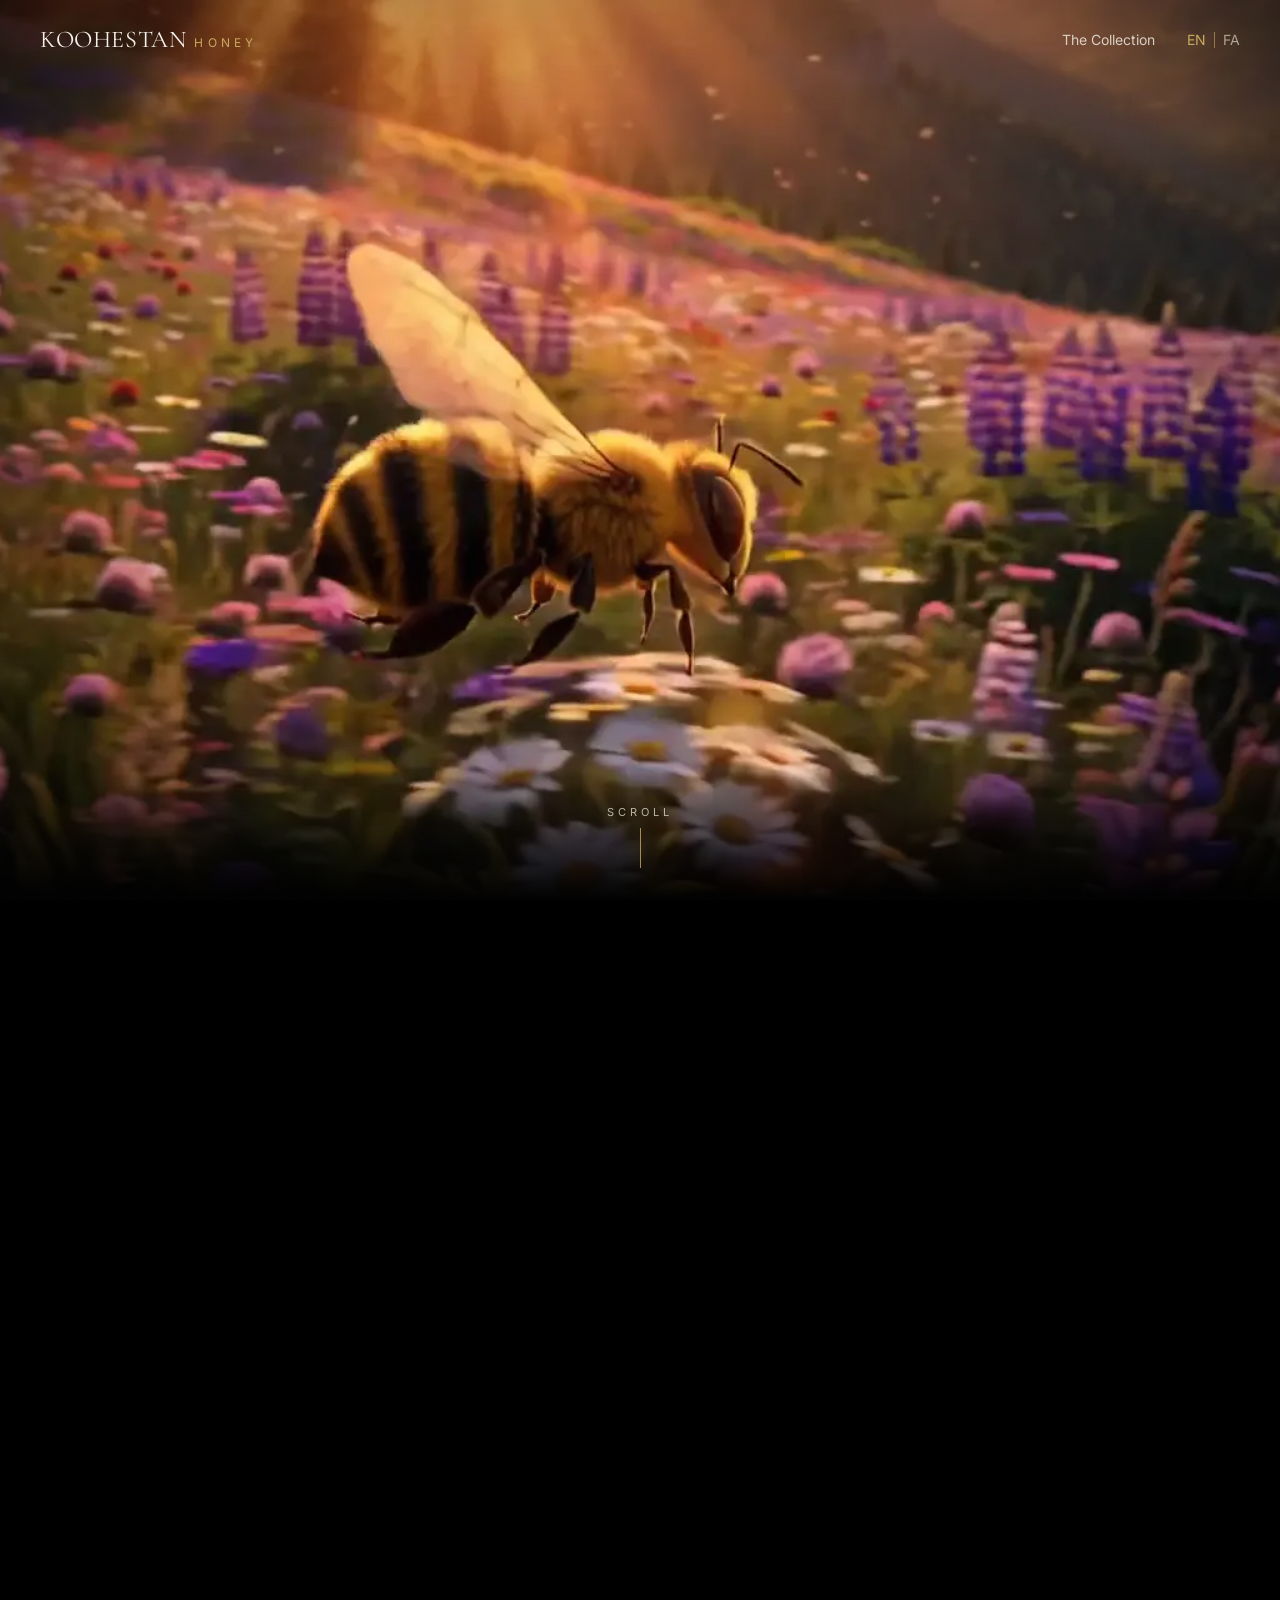
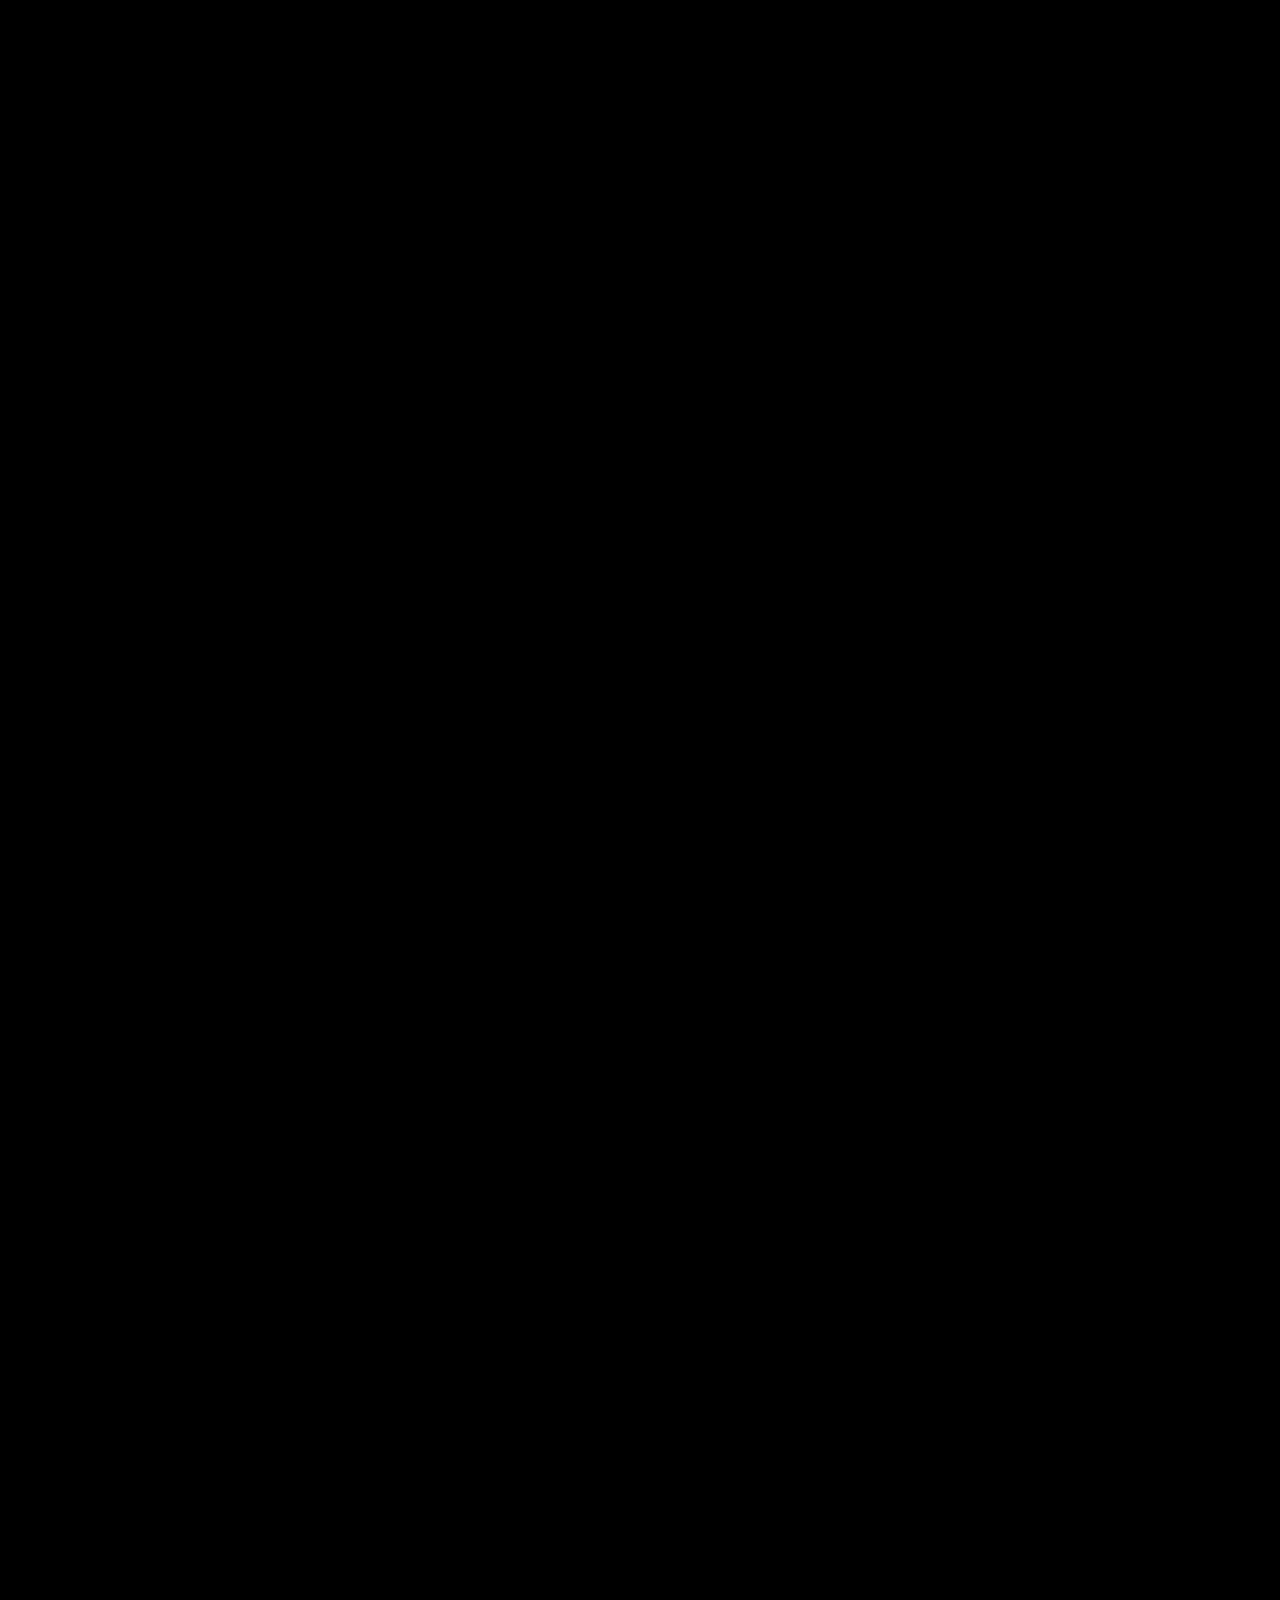
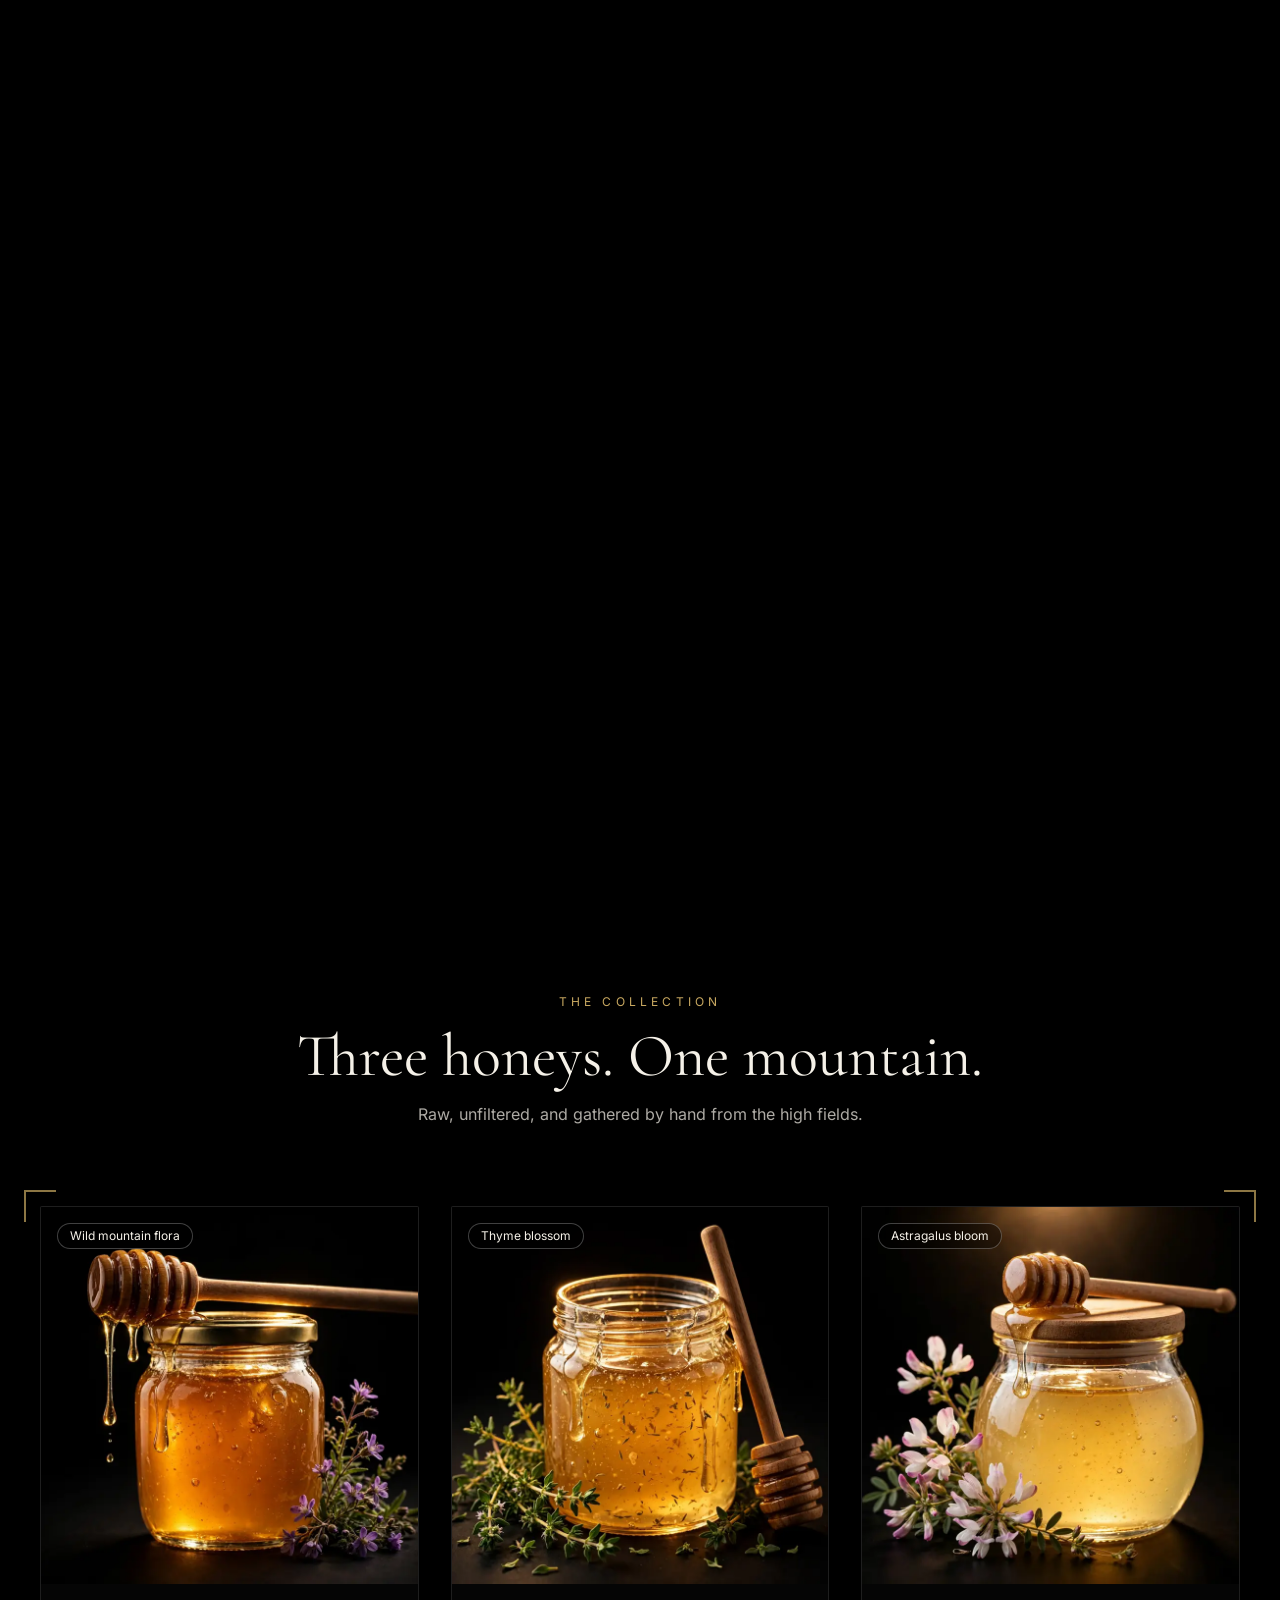
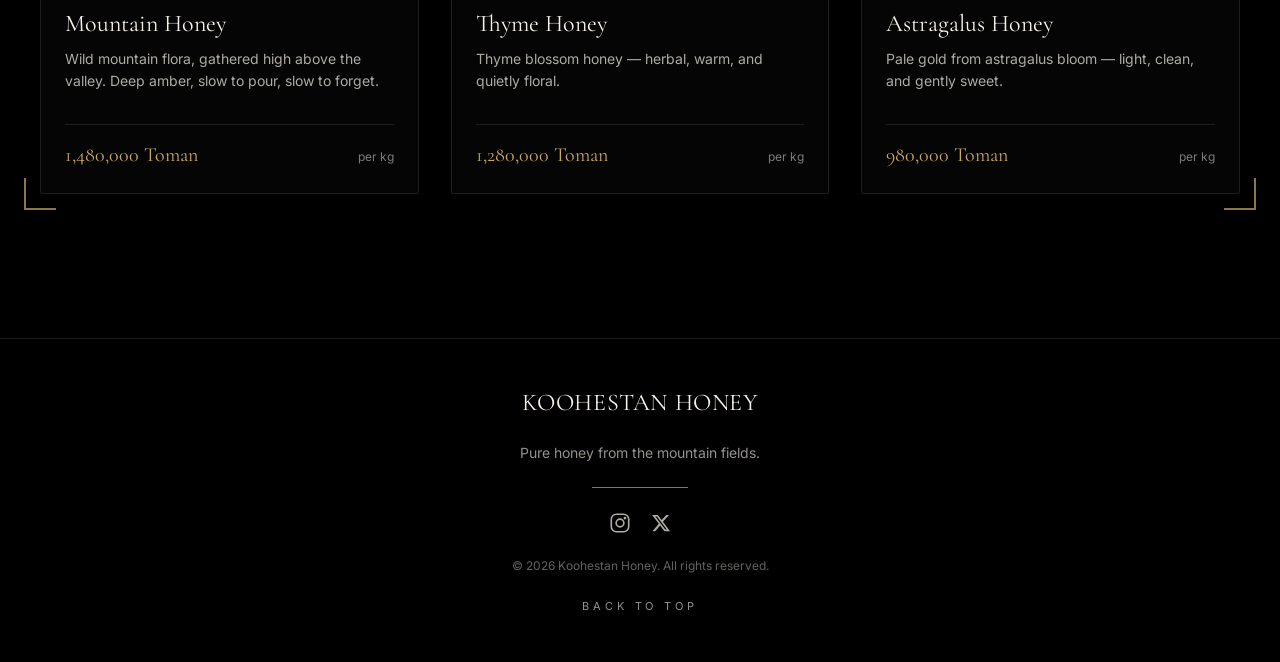
<file: index.html>
<!DOCTYPE html><html lang="en" dir="ltr" class="__variable_814cae __variable_14c035 __variable_8d1dee"><head><meta charSet="utf-8"/><meta name="viewport" content="width=device-width, initial-scale=1"/><link rel="preload" href="/_next/static/media/15fb600d42056579-s.p.woff2" as="font" crossorigin="" type="font/woff2"/><link rel="preload" href="/_next/static/media/60758556a6a5eb6b-s.p.woff2" as="font" crossorigin="" type="font/woff2"/><link rel="preload" href="/_next/static/media/92f9a759eb15589b-s.p.woff2" as="font" crossorigin="" type="font/woff2"/><link rel="preload" href="/_next/static/media/e03d93e818236bd0-s.p.woff2" as="font" crossorigin="" type="font/woff2"/><link rel="preload" href="/_next/static/media/e7335df905f94bb1-s.p.woff2" as="font" crossorigin="" type="font/woff2"/><link rel="preload" href="/_next/static/media/ef6d3f52c547a6e3-s.p.woff2" as="font" crossorigin="" type="font/woff2"/><link rel="preload" href="/_next/static/media/f37c006309a80d1e-s.p.woff2" as="font" crossorigin="" type="font/woff2"/><link rel="stylesheet" href="/_next/static/css/6da906ae5a0c73b1.css" data-precedence="next"/><link rel="preload" as="script" fetchPriority="low" href="/_next/static/chunks/webpack-ef4e626bb177076d.js"/><script src="/_next/static/chunks/fd9d1056-1f1f859026f5f0fa.js" async=""></script><script src="/_next/static/chunks/117-93de0183f63af83e.js" async=""></script><script src="/_next/static/chunks/main-app-6a9bdb4627887c2e.js" async=""></script><script src="/_next/static/chunks/c15bf2b0-ec9357973be8b95d.js" async=""></script><script src="/_next/static/chunks/370-17b23561102c7ef3.js" async=""></script><script src="/_next/static/chunks/app/page-d24b06e0b5fb95f8.js" async=""></script><script src="/_next/static/chunks/app/layout-659c83c06924665a.js" async=""></script><title>KOOHESTAN HONEY — عسل کوهستان</title><meta name="description" content="Pure honey from the mountain fields. A bee flies to the finest flowers and brings the nectar home — that honey is our product."/><meta name="next-size-adjust"/><script>(function(){try{var l=localStorage.getItem('koohestan-lang:v1');if(l==='fa'){document.documentElement.lang='fa';document.documentElement.dir='rtl';}}catch(e){}})();</script><script src="/_next/static/chunks/polyfills-42372ed130431b0a.js" noModule=""></script></head><body class="bg-black font-sans text-cream"><header class="fixed inset-x-0 top-0 z-50 transition-all duration-700 ease-out border-b border-transparent bg-transparent"><div class="mx-auto flex h-16 max-w-7xl items-center justify-between px-5 mix-blend-difference md:h-20 md:px-10"><a href="#top" class="flex items-baseline gap-2 text-cream" aria-label="Koohestan Honey — back to top"><span class="font-serif text-xl tracking-wide md:text-2xl ">KOOHESTAN</span><span class="smallcaps font-sans text-[10px] text-gold md:text-xs">HONEY</span></a><nav class="flex items-center gap-5 md:gap-8" aria-label="Main"><a href="#collection" class="text-sm text-cream/80 transition-colors duration-300 hover:text-gold ">The Collection</a><div class="flex items-center gap-2 text-sm" role="group" aria-label="Language"><button type="button" aria-pressed="true" class="transition-colors duration-300 text-gold">EN</button><span class="h-4 w-px bg-gold/60" aria-hidden="true"></span><button type="button" aria-pressed="false" class="transition-colors duration-300 text-cream/60 hover:text-cream">FA</button></div></nav></div></header><main id="top"><section class="relative h-[450vh] bg-black" aria-label="Koohestan Honey film"><div class="sticky top-0 h-screen w-full overflow-hidden"><video class="absolute inset-0 h-full w-full object-cover" src="/hero-scrub.mp4" poster="/hero-poster.webp" muted="" playsInline="" preload="auto" aria-label="Cinematic film: honey dripping from a dipper into a jar"></video><div class="pointer-events-none absolute inset-0" style="background:radial-gradient(ellipse at center, transparent 55%, rgba(0,0,0,0.55) 100%)" aria-hidden="true"></div><div class="pointer-events-none absolute inset-x-0 bottom-0 h-32 bg-gradient-to-t from-black to-transparent" aria-hidden="true"></div><div class="pointer-events-none absolute inset-0 flex flex-col items-center justify-center px-6 text-center opacity-0" style="visibility:hidden"><h2 class="font-serif text-4xl leading-tight text-cream drop-shadow-[0_2px_12px_rgba(0,0,0,0.8)] md:text-6xl ">From the mountain fields.</h2><p class="mt-4 max-w-xl text-base text-cream/80 drop-shadow-[0_2px_8px_rgba(0,0,0,0.8)] md:text-lg ">A bee leaves the hive at first light.</p></div><div class="pointer-events-none absolute inset-0 flex flex-col items-center justify-center px-6 text-center opacity-0" style="visibility:hidden"><h2 class="font-serif text-4xl leading-tight text-cream drop-shadow-[0_2px_12px_rgba(0,0,0,0.8)] md:text-6xl ">Fed on the finest flowers.</h2><p class="mt-4 max-w-xl text-base text-cream/80 drop-shadow-[0_2px_8px_rgba(0,0,0,0.8)] md:text-lg ">Thyme, astragalus, wild mountain bloom.</p></div><div class="pointer-events-none absolute inset-0 flex flex-col items-center justify-center px-6 text-center opacity-0" style="visibility:hidden"><h2 class="font-serif text-4xl leading-tight text-cream drop-shadow-[0_2px_12px_rgba(0,0,0,0.8)] md:text-6xl ">Brought home. Made into gold.</h2><p class="mt-4 max-w-xl text-base text-cream/80 drop-shadow-[0_2px_8px_rgba(0,0,0,0.8)] md:text-lg ">Nectar, carried home one flight at a time.</p></div><div class="pointer-events-none absolute inset-0 flex flex-col items-center justify-center px-6 text-center opacity-0" style="visibility:hidden"><h2 class="font-serif text-4xl leading-tight text-cream drop-shadow-[0_2px_12px_rgba(0,0,0,0.8)] md:text-6xl ">KOOHESTAN HONEY</h2><p class="mt-4 max-w-xl text-base text-cream/80 drop-shadow-[0_2px_8px_rgba(0,0,0,0.8)] md:text-lg ">Pour. Wait. Breathe.</p></div><div class="pointer-events-none absolute inset-x-0 bottom-8 flex flex-col items-center gap-2"><span class="smallcaps text-[11px] text-cream/70 ">Scroll</span><span class="block h-10 w-px animate-pulse bg-gold/80" aria-hidden="true"></span></div></div></section><!--$--><section id="collection" class="relative mx-auto max-w-7xl scroll-mt-20 px-5 py-24 md:px-10 md:py-36" aria-labelledby="collection-title"><div class="mb-14 text-center md:mb-20"><p class="smallcaps text-xs text-gold">The Collection</p><h2 id="collection-title" class="mt-4 font-serif text-4xl leading-tight text-cream md:text-6xl ">Three honeys. One mountain.</h2><p class="mx-auto mt-4 max-w-xl text-base text-cream/70 ">Raw, unfiltered, and gathered by hand from the high fields.</p></div><div class="relative"><span class="pointer-events-none absolute -left-2 -top-2 h-8 w-8 border-l-2 border-t-2 border-gold/70 md:-left-4 md:-top-4" aria-hidden="true"></span><span class="pointer-events-none absolute -right-2 -top-2 h-8 w-8 border-r-2 border-t-2 border-gold/70 md:-right-4 md:-top-4" aria-hidden="true"></span><span class="pointer-events-none absolute -bottom-2 -left-2 h-8 w-8 border-b-2 border-l-2 border-gold/70 md:-bottom-4 md:-left-4" aria-hidden="true"></span><span class="pointer-events-none absolute -bottom-2 -right-2 h-8 w-8 border-b-2 border-r-2 border-gold/70 md:-bottom-4 md:-right-4" aria-hidden="true"></span><div class="grid gap-6 md:grid-cols-3 md:gap-8"><article class="group overflow-hidden rounded-sm border border-white/10 bg-white/[0.02] transition-[border-color,box-shadow] duration-700 ease-out hover:border-gold/60 hover:shadow-[0_0_50px_rgba(201,169,97,0.22)]" tabindex="0"><div class="relative aspect-square w-full overflow-hidden bg-black"><img alt="Glass jar of mountain honey with a wooden dipper" loading="lazy" width="800" height="800" decoding="async" data-nimg="1" class="h-full w-full object-cover transition-transform duration-700 ease-out group-hover:scale-[1.03]" style="color:transparent" src="/products/mountain.webp"/><span class="absolute start-4 top-4 rounded-full border border-white/25 bg-black/40 px-3 py-1 text-xs text-cream backdrop-blur-md ">Wild mountain flora</span></div><div class="p-6"><h3 class="font-serif text-2xl text-cream ">Mountain Honey</h3><p class="mt-2 min-h-[3.5rem] text-sm leading-relaxed text-cream/70 ">Wild mountain flora, gathered high above the valley. Deep amber, slow to pour, slow to forget.</p><div class="mt-5 flex items-baseline justify-between border-t border-white/10 pt-4"><span class="font-serif text-xl text-gold ">1,480,000 Toman</span><span class="text-xs text-cream/50 ">per kg</span></div></div></article><article class="group overflow-hidden rounded-sm border border-white/10 bg-white/[0.02] transition-[border-color,box-shadow] duration-700 ease-out hover:border-gold/60 hover:shadow-[0_0_50px_rgba(201,169,97,0.22)]" tabindex="0"><div class="relative aspect-square w-full overflow-hidden bg-black"><img alt="Glass jar of thyme honey with a wooden dipper" loading="lazy" width="800" height="800" decoding="async" data-nimg="1" class="h-full w-full object-cover transition-transform duration-700 ease-out group-hover:scale-[1.03]" style="color:transparent" src="/products/thyme.webp"/><span class="absolute start-4 top-4 rounded-full border border-white/25 bg-black/40 px-3 py-1 text-xs text-cream backdrop-blur-md ">Thyme blossom</span></div><div class="p-6"><h3 class="font-serif text-2xl text-cream ">Thyme Honey</h3><p class="mt-2 min-h-[3.5rem] text-sm leading-relaxed text-cream/70 ">Thyme blossom honey — herbal, warm, and quietly floral.</p><div class="mt-5 flex items-baseline justify-between border-t border-white/10 pt-4"><span class="font-serif text-xl text-gold ">1,280,000 Toman</span><span class="text-xs text-cream/50 ">per kg</span></div></div></article><article class="group overflow-hidden rounded-sm border border-white/10 bg-white/[0.02] transition-[border-color,box-shadow] duration-700 ease-out hover:border-gold/60 hover:shadow-[0_0_50px_rgba(201,169,97,0.22)]" tabindex="0"><div class="relative aspect-square w-full overflow-hidden bg-black"><img alt="Glass jar of astragalus honey with a wooden dipper" loading="lazy" width="800" height="800" decoding="async" data-nimg="1" class="h-full w-full object-cover transition-transform duration-700 ease-out group-hover:scale-[1.03]" style="color:transparent" src="/products/astragalus.webp"/><span class="absolute start-4 top-4 rounded-full border border-white/25 bg-black/40 px-3 py-1 text-xs text-cream backdrop-blur-md ">Astragalus bloom</span></div><div class="p-6"><h3 class="font-serif text-2xl text-cream ">Astragalus Honey</h3><p class="mt-2 min-h-[3.5rem] text-sm leading-relaxed text-cream/70 ">Pale gold from astragalus bloom — light, clean, and gently sweet.</p><div class="mt-5 flex items-baseline justify-between border-t border-white/10 pt-4"><span class="font-serif text-xl text-gold ">980,000 Toman</span><span class="text-xs text-cream/50 ">per kg</span></div></div></article></div></div></section><!--/$--></main><footer class="border-t border-white/10 bg-black"><div class="mx-auto flex max-w-7xl flex-col items-center gap-6 px-5 py-12 text-center md:px-10"><p class="font-serif text-2xl tracking-wide text-cream ">KOOHESTAN HONEY</p><p class="text-sm text-cream/60 ">Pure honey from the mountain fields.</p><div class="h-px w-24 bg-gold/70" aria-hidden="true"></div><div class="flex items-center gap-5"><a href="https://www.instagram.com/" target="_blank" rel="noopener noreferrer" aria-label="Koohestan Honey on Instagram" class="text-cream/70 transition-colors duration-300 hover:text-gold"><svg width="22" height="22" viewBox="0 0 24 24" fill="none" stroke="currentColor" stroke-width="1.8" stroke-linecap="round" stroke-linejoin="round" aria-hidden="true"><rect x="2.5" y="2.5" width="19" height="19" rx="5.5"></rect><circle cx="12" cy="12" r="4.2"></circle><circle cx="17.4" cy="6.6" r="0.6" fill="currentColor"></circle></svg></a><a href="https://x.com/" target="_blank" rel="noopener noreferrer" aria-label="Koohestan Honey on X" class="text-cream/70 transition-colors duration-300 hover:text-gold"><svg width="20" height="20" viewBox="0 0 24 24" fill="currentColor" aria-hidden="true"><path d="M18.244 2.25h3.308l-7.227 8.26 8.502 11.24H16.17l-5.214-6.817L4.99 21.75H1.68l7.73-8.835L1.254 2.25H8.08l4.713 6.231zm-1.161 17.52h1.833L7.084 4.126H5.117z"></path></svg></a></div><p class="text-xs text-cream/40 ">© 2026 Koohestan Honey. All rights reserved.</p><a href="#top" class="smallcaps text-[11px] text-cream/60 transition-colors duration-300 hover:text-gold ">Back to top</a></div></footer><div class="pointer-events-none fixed left-0 top-0 z-[100] h-2 w-2 rounded-full bg-gold" aria-hidden="true"></div><div class="pointer-events-none fixed left-0 top-0 z-[100] h-8 w-8 rounded-full border border-gold/50 transition-[border-color] duration-300" aria-hidden="true"></div><div class="film-grain pointer-events-none fixed inset-0 z-[90] opacity-[0.04]" aria-hidden="true"></div><script src="/_next/static/chunks/webpack-ef4e626bb177076d.js" async=""></script><script>(self.__next_f=self.__next_f||[]).push([0]);self.__next_f.push([2,null])</script><script>self.__next_f.push([1,"1:HL[\"/_next/static/media/15fb600d42056579-s.p.woff2\",\"font\",{\"crossOrigin\":\"\",\"type\":\"font/woff2\"}]\n2:HL[\"/_next/static/media/60758556a6a5eb6b-s.p.woff2\",\"font\",{\"crossOrigin\":\"\",\"type\":\"font/woff2\"}]\n3:HL[\"/_next/static/media/92f9a759eb15589b-s.p.woff2\",\"font\",{\"crossOrigin\":\"\",\"type\":\"font/woff2\"}]\n4:HL[\"/_next/static/media/e03d93e818236bd0-s.p.woff2\",\"font\",{\"crossOrigin\":\"\",\"type\":\"font/woff2\"}]\n5:HL[\"/_next/static/media/e7335df905f94bb1-s.p.woff2\",\"font\",{\"crossOrigin\":\"\",\"type\":\"font/woff2\"}]\n6:HL[\"/_next/static/media/ef6d3f52c547a6e3-s.p.woff2\",\"font\",{\"crossOrigin\":\"\",\"type\":\"font/woff2\"}]\n7:HL[\"/_next/static/media/f37c006309a80d1e-s.p.woff2\",\"font\",{\"crossOrigin\":\"\",\"type\":\"font/woff2\"}]\n8:HL[\"/_next/static/css/6da906ae5a0c73b1.css\",\"style\"]\n"])</script><script>self.__next_f.push([1,"9:I[2846,[],\"\"]\nb:I[2611,[\"922\",\"static/chunks/c15bf2b0-ec9357973be8b95d.js\",\"370\",\"static/chunks/370-17b23561102c7ef3.js\",\"931\",\"static/chunks/app/page-d24b06e0b5fb95f8.js\"],\"default\"]\nc:I[2371,[\"922\",\"static/chunks/c15bf2b0-ec9357973be8b95d.js\",\"370\",\"static/chunks/370-17b23561102c7ef3.js\",\"931\",\"static/chunks/app/page-d24b06e0b5fb95f8.js\"],\"default\"]\nd:\"$Sreact.suspense\"\ne:I[49,[\"922\",\"static/chunks/c15bf2b0-ec9357973be8b95d.js\",\"370\",\"static/chunks/370-17b23561102c7ef3.js\",\"931\",\"static/chunks/app/page-d24b06e0b5fb95f8.js\"],\"PreloadCss\"]\nf:I[7005,[\"922\",\"static/chunks/c15bf2b0-ec9357973be8b95d.js\",\"370\",\"static/chunks/370-17b23561102c7ef3.js\",\"931\",\"static/chunks/app/page-d24b06e0b5fb95f8.js\"],\"default\"]\n10:I[8349,[\"922\",\"static/chunks/c15bf2b0-ec9357973be8b95d.js\",\"370\",\"static/chunks/370-17b23561102c7ef3.js\",\"931\",\"static/chunks/app/page-d24b06e0b5fb95f8.js\"],\"default\"]\n11:I[2906,[\"185\",\"static/chunks/app/layout-659c83c06924665a.js\"],\"LangProvider\"]\n12:I[4707,[],\"\"]\n13:I[6423,[],\"\"]\n14:I[9640,[\"185\",\"static/chunks/app/layout-659c83c06924665a.js\"],\"default\"]\n16:I[1060,[],\"\"]\n17:[]\n"])</script><script>self.__next_f.push([1,"0:[\"$\",\"$L9\",null,{\"buildId\":\"1S8pfFVF1BFjDzboL3HAK\",\"assetPrefix\":\"\",\"urlParts\":[\"\",\"\"],\"initialTree\":[\"\",{\"children\":[\"__PAGE__\",{}]},\"$undefined\",\"$undefined\",true],\"initialSeedData\":[\"\",{\"children\":[\"__PAGE__\",{},[[\"$La\",[[\"$\",\"$Lb\",null,{}],[\"$\",\"main\",null,{\"id\":\"top\",\"children\":[[\"$\",\"$Lc\",null,{}],[\"$\",\"$d\",null,{\"fallback\":[\"$\",\"div\",null,{\"className\":\"mx-auto max-w-7xl px-5 py-24 md:px-10 md:py-36\",\"aria-hidden\":\"true\",\"children\":[\"$\",\"div\",null,{\"className\":\"h-8 w-48 animate-pulse rounded bg-white/5 mx-auto\"}]}],\"children\":[[\"$\",\"$Le\",null,{\"moduleIds\":[\"app/page.tsx -\u003e ../components/Products\"]}],[\"$\",\"$Lf\",null,{}]]}]]}],[\"$\",\"$L10\",null,{}]],null],null],null]},[[[[\"$\",\"link\",\"0\",{\"rel\":\"stylesheet\",\"href\":\"/_next/static/css/6da906ae5a0c73b1.css\",\"precedence\":\"next\",\"crossOrigin\":\"$undefined\"}]],[\"$\",\"html\",null,{\"lang\":\"en\",\"dir\":\"ltr\",\"className\":\"__variable_814cae __variable_14c035 __variable_8d1dee\",\"suppressHydrationWarning\":true,\"children\":[[\"$\",\"head\",null,{\"children\":[\"$\",\"script\",null,{\"dangerouslySetInnerHTML\":{\"__html\":\"(function(){try{var l=localStorage.getItem('koohestan-lang:v1');if(l==='fa'){document.documentElement.lang='fa';document.documentElement.dir='rtl';}}catch(e){}})();\"}}]}],[\"$\",\"body\",null,{\"className\":\"bg-black font-sans text-cream\",\"children\":[\"$\",\"$L11\",null,{\"children\":[[\"$\",\"$L12\",null,{\"parallelRouterKey\":\"children\",\"segmentPath\":[\"children\"],\"error\":\"$undefined\",\"errorStyles\":\"$undefined\",\"errorScripts\":\"$undefined\",\"template\":[\"$\",\"$L13\",null,{}],\"templateStyles\":\"$undefined\",\"templateScripts\":\"$undefined\",\"notFound\":[[\"$\",\"title\",null,{\"children\":\"404: This page could not be found.\"}],[\"$\",\"div\",null,{\"style\":{\"fontFamily\":\"system-ui,\\\"Segoe UI\\\",Roboto,Helvetica,Arial,sans-serif,\\\"Apple Color Emoji\\\",\\\"Segoe UI Emoji\\\"\",\"height\":\"100vh\",\"textAlign\":\"center\",\"display\":\"flex\",\"flexDirection\":\"column\",\"alignItems\":\"center\",\"justifyContent\":\"center\"},\"children\":[\"$\",\"div\",null,{\"children\":[[\"$\",\"style\",null,{\"dangerouslySetInnerHTML\":{\"__html\":\"body{color:#000;background:#fff;margin:0}.next-error-h1{border-right:1px solid rgba(0,0,0,.3)}@media (prefers-color-scheme:dark){body{color:#fff;background:#000}.next-error-h1{border-right:1px solid rgba(255,255,255,.3)}}\"}}],[\"$\",\"h1\",null,{\"className\":\"next-error-h1\",\"style\":{\"display\":\"inline-block\",\"margin\":\"0 20px 0 0\",\"padding\":\"0 23px 0 0\",\"fontSize\":24,\"fontWeight\":500,\"verticalAlign\":\"top\",\"lineHeight\":\"49px\"},\"children\":\"404\"}],[\"$\",\"div\",null,{\"style\":{\"display\":\"inline-block\"},\"children\":[\"$\",\"h2\",null,{\"style\":{\"fontSize\":14,\"fontWeight\":400,\"lineHeight\":\"49px\",\"margin\":0},\"children\":\"This page could not be found.\"}]}]]}]}]],\"notFoundStyles\":[]}],[\"$\",\"$L14\",null,{}],[\"$\",\"div\",null,{\"className\":\"film-grain pointer-events-none fixed inset-0 z-[90] opacity-[0.04]\",\"aria-hidden\":\"true\"}]]}]}]]}]],null],null],\"couldBeIntercepted\":false,\"initialHead\":[null,\"$L15\"],\"globalErrorComponent\":\"$16\",\"missingSlots\":\"$W17\"}]\n"])</script><script>self.__next_f.push([1,"15:[[\"$\",\"meta\",\"0\",{\"name\":\"viewport\",\"content\":\"width=device-width, initial-scale=1\"}],[\"$\",\"meta\",\"1\",{\"charSet\":\"utf-8\"}],[\"$\",\"title\",\"2\",{\"children\":\"KOOHESTAN HONEY — عسل کوهستان\"}],[\"$\",\"meta\",\"3\",{\"name\":\"description\",\"content\":\"Pure honey from the mountain fields. A bee flies to the finest flowers and brings the nectar home — that honey is our product.\"}],[\"$\",\"meta\",\"4\",{\"name\":\"next-size-adjust\"}]]\na:null\n"])</script></body></html>
</file>
<file: _next/static/css/6da906ae5a0c73b1.css>
@font-face{font-family:__cormorant_814cae;src:url(/_next/static/media/e03d93e818236bd0-s.p.woff2) format("woff2");font-display:swap;font-weight:300;font-style:normal}@font-face{font-family:__cormorant_814cae;src:url(/_next/static/media/92f9a759eb15589b-s.p.woff2) format("woff2");font-display:swap;font-weight:400;font-style:normal}@font-face{font-family:__cormorant_Fallback_814cae;src:local("Arial");ascent-override:105.17%;descent-override:32.67%;line-gap-override:0.00%;size-adjust:87.85%}.__className_814cae{font-family:__cormorant_814cae,__cormorant_Fallback_814cae}.__variable_814cae{--font-cormorant:"__cormorant_814cae","__cormorant_Fallback_814cae"}@font-face{font-family:__inter_14c035;src:url(/_next/static/media/15fb600d42056579-s.p.woff2) format("woff2");font-display:swap;font-weight:300;font-style:normal}@font-face{font-family:__inter_14c035;src:url(/_next/static/media/ef6d3f52c547a6e3-s.p.woff2) format("woff2");font-display:swap;font-weight:400;font-style:normal}@font-face{font-family:__inter_Fallback_14c035;src:local("Arial");ascent-override:89.79%;descent-override:22.36%;line-gap-override:0.00%;size-adjust:107.89%}.__className_14c035{font-family:__inter_14c035,__inter_Fallback_14c035}.__variable_14c035{--font-inter:"__inter_14c035","__inter_Fallback_14c035"}@font-face{font-family:__vazirmatn_8d1dee;src:url(/_next/static/media/e7335df905f94bb1-s.p.woff2) format("woff2");font-display:swap;font-weight:300;font-style:normal}@font-face{font-family:__vazirmatn_8d1dee;src:url(/_next/static/media/f37c006309a80d1e-s.p.woff2) format("woff2");font-display:swap;font-weight:400;font-style:normal}@font-face{font-family:__vazirmatn_8d1dee;src:url(/_next/static/media/60758556a6a5eb6b-s.p.woff2) format("woff2");font-display:swap;font-weight:500;font-style:normal}@font-face{font-family:__vazirmatn_Fallback_8d1dee;src:local("Arial");ascent-override:102.54%;descent-override:53.71%;line-gap-override:0.00%;size-adjust:100.00%}.__className_8d1dee{font-family:__vazirmatn_8d1dee,__vazirmatn_Fallback_8d1dee}.__variable_8d1dee{--font-vazirmatn:"__vazirmatn_8d1dee","__vazirmatn_Fallback_8d1dee"}*,:after,:before{--tw-border-spacing-x:0;--tw-border-spacing-y:0;--tw-translate-x:0;--tw-translate-y:0;--tw-rotate:0;--tw-skew-x:0;--tw-skew-y:0;--tw-scale-x:1;--tw-scale-y:1;--tw-pan-x: ;--tw-pan-y: ;--tw-pinch-zoom: ;--tw-scroll-snap-strictness:proximity;--tw-gradient-from-position: ;--tw-gradient-via-position: ;--tw-gradient-to-position: ;--tw-ordinal: ;--tw-slashed-zero: ;--tw-numeric-figure: ;--tw-numeric-spacing: ;--tw-numeric-fraction: ;--tw-ring-inset: ;--tw-ring-offset-width:0px;--tw-ring-offset-color:#fff;--tw-ring-color:rgba(59,130,246,.5);--tw-ring-offset-shadow:0 0 #0000;--tw-ring-shadow:0 0 #0000;--tw-shadow:0 0 #0000;--tw-shadow-colored:0 0 #0000;--tw-blur: ;--tw-brightness: ;--tw-contrast: ;--tw-grayscale: ;--tw-hue-rotate: ;--tw-invert: ;--tw-saturate: ;--tw-sepia: ;--tw-drop-shadow: ;--tw-backdrop-blur: ;--tw-backdrop-brightness: ;--tw-backdrop-contrast: ;--tw-backdrop-grayscale: ;--tw-backdrop-hue-rotate: ;--tw-backdrop-invert: ;--tw-backdrop-opacity: ;--tw-backdrop-saturate: ;--tw-backdrop-sepia: ;--tw-contain-size: ;--tw-contain-layout: ;--tw-contain-paint: ;--tw-contain-style: }::backdrop{--tw-border-spacing-x:0;--tw-border-spacing-y:0;--tw-translate-x:0;--tw-translate-y:0;--tw-rotate:0;--tw-skew-x:0;--tw-skew-y:0;--tw-scale-x:1;--tw-scale-y:1;--tw-pan-x: ;--tw-pan-y: ;--tw-pinch-zoom: ;--tw-scroll-snap-strictness:proximity;--tw-gradient-from-position: ;--tw-gradient-via-position: ;--tw-gradient-to-position: ;--tw-ordinal: ;--tw-slashed-zero: ;--tw-numeric-figure: ;--tw-numeric-spacing: ;--tw-numeric-fraction: ;--tw-ring-inset: ;--tw-ring-offset-width:0px;--tw-ring-offset-color:#fff;--tw-ring-color:rgba(59,130,246,.5);--tw-ring-offset-shadow:0 0 #0000;--tw-ring-shadow:0 0 #0000;--tw-shadow:0 0 #0000;--tw-shadow-colored:0 0 #0000;--tw-blur: ;--tw-brightness: ;--tw-contrast: ;--tw-grayscale: ;--tw-hue-rotate: ;--tw-invert: ;--tw-saturate: ;--tw-sepia: ;--tw-drop-shadow: ;--tw-backdrop-blur: ;--tw-backdrop-brightness: ;--tw-backdrop-contrast: ;--tw-backdrop-grayscale: ;--tw-backdrop-hue-rotate: ;--tw-backdrop-invert: ;--tw-backdrop-opacity: ;--tw-backdrop-saturate: ;--tw-backdrop-sepia: ;--tw-contain-size: ;--tw-contain-layout: ;--tw-contain-paint: ;--tw-contain-style: }/*
! tailwindcss v3.4.19 | MIT License | https://tailwindcss.com
*/*,:after,:before{box-sizing:border-box;border:0 solid #e5e7eb}:after,:before{--tw-content:""}:host,html{line-height:1.5;-webkit-text-size-adjust:100%;-moz-tab-size:4;-o-tab-size:4;tab-size:4;font-family:var(--font-inter),system-ui,sans-serif;font-feature-settings:normal;font-variation-settings:normal;-webkit-tap-highlight-color:transparent}body{margin:0;line-height:inherit}hr{height:0;color:inherit;border-top-width:1px}abbr:where([title]){-webkit-text-decoration:underline dotted;text-decoration:underline dotted}h1,h2,h3,h4,h5,h6{font-size:inherit;font-weight:inherit}a{color:inherit;text-decoration:inherit}b,strong{font-weight:bolder}code,kbd,pre,samp{font-family:ui-monospace,SFMono-Regular,Menlo,Monaco,Consolas,Liberation Mono,Courier New,monospace;font-feature-settings:normal;font-variation-settings:normal;font-size:1em}small{font-size:80%}sub,sup{font-size:75%;line-height:0;position:relative;vertical-align:baseline}sub{bottom:-.25em}sup{top:-.5em}table{text-indent:0;border-color:inherit;border-collapse:collapse}button,input,optgroup,select,textarea{font-family:inherit;font-feature-settings:inherit;font-variation-settings:inherit;font-size:100%;font-weight:inherit;line-height:inherit;letter-spacing:inherit;color:inherit;margin:0;padding:0}button,select{text-transform:none}button,input:where([type=button]),input:where([type=reset]),input:where([type=submit]){-webkit-appearance:button;background-color:transparent;background-image:none}:-moz-focusring{outline:auto}:-moz-ui-invalid{box-shadow:none}progress{vertical-align:baseline}::-webkit-inner-spin-button,::-webkit-outer-spin-button{height:auto}[type=search]{-webkit-appearance:textfield;outline-offset:-2px}::-webkit-search-decoration{-webkit-appearance:none}::-webkit-file-upload-button{-webkit-appearance:button;font:inherit}summary{display:list-item}blockquote,dd,dl,figure,h1,h2,h3,h4,h5,h6,hr,p,pre{margin:0}fieldset{margin:0}fieldset,legend{padding:0}menu,ol,ul{list-style:none;margin:0;padding:0}dialog{padding:0}textarea{resize:vertical}input::-moz-placeholder,textarea::-moz-placeholder{opacity:1;color:#9ca3af}input::placeholder,textarea::placeholder{opacity:1;color:#9ca3af}[role=button],button{cursor:pointer}:disabled{cursor:default}audio,canvas,embed,iframe,img,object,svg,video{display:block;vertical-align:middle}img,video{max-width:100%;height:auto}[hidden]:where(:not([hidden=until-found])){display:none}.pointer-events-none{pointer-events:none}.visible{visibility:visible}.fixed{position:fixed}.absolute{position:absolute}.relative{position:relative}.sticky{position:sticky}.inset-0{inset:0}.inset-x-0{left:0;right:0}.-bottom-2{bottom:-.5rem}.-left-2{left:-.5rem}.-right-2{right:-.5rem}.-top-2{top:-.5rem}.bottom-0{bottom:0}.bottom-8{bottom:2rem}.left-0{left:0}.start-4{inset-inline-start:1rem}.top-0{top:0}.top-4{top:1rem}.z-50{z-index:50}.z-\[100\]{z-index:100}.z-\[90\]{z-index:90}.mx-auto{margin-left:auto;margin-right:auto}.mb-14{margin-bottom:3.5rem}.mt-2{margin-top:.5rem}.mt-4{margin-top:1rem}.mt-5{margin-top:1.25rem}.block{display:block}.flex{display:flex}.grid{display:grid}.hidden{display:none}.aspect-square{aspect-ratio:1/1}.h-10{height:2.5rem}.h-16{height:4rem}.h-2{height:.5rem}.h-32{height:8rem}.h-4{height:1rem}.h-8{height:2rem}.h-\[450vh\]{height:450vh}.h-full{height:100%}.h-px{height:1px}.h-screen{height:100vh}.min-h-\[3\.5rem\]{min-height:3.5rem}.w-2{width:.5rem}.w-24{width:6rem}.w-48{width:12rem}.w-8{width:2rem}.w-full{width:100%}.w-px{width:1px}.max-w-7xl{max-width:80rem}.max-w-xl{max-width:36rem}.transform{transform:translate(var(--tw-translate-x),var(--tw-translate-y)) rotate(var(--tw-rotate)) skewX(var(--tw-skew-x)) skewY(var(--tw-skew-y)) scaleX(var(--tw-scale-x)) scaleY(var(--tw-scale-y))}@keyframes pulse{50%{opacity:.5}}.animate-pulse{animation:pulse 2s cubic-bezier(.4,0,.6,1) infinite}.scroll-mt-20{scroll-margin-top:5rem}.flex-col{flex-direction:column}.items-center{align-items:center}.items-baseline{align-items:baseline}.justify-center{justify-content:center}.justify-between{justify-content:space-between}.gap-2{gap:.5rem}.gap-5{gap:1.25rem}.gap-6{gap:1.5rem}.overflow-hidden{overflow:hidden}.rounded{border-radius:.25rem}.rounded-full{border-radius:9999px}.rounded-sm{border-radius:.125rem}.border{border-width:1px}.border-b{border-bottom-width:1px}.border-b-2{border-bottom-width:2px}.border-l-2{border-left-width:2px}.border-r-2{border-right-width:2px}.border-t{border-top-width:1px}.border-t-2{border-top-width:2px}.border-gold\/50{border-color:rgba(201,169,97,.5)}.border-gold\/70{border-color:rgba(201,169,97,.7)}.border-transparent{border-color:transparent}.border-white\/10{border-color:hsla(0,0%,100%,.1)}.border-white\/25{border-color:hsla(0,0%,100%,.25)}.bg-black{--tw-bg-opacity:1;background-color:rgb(0 0 0/var(--tw-bg-opacity,1))}.bg-black\/40{background-color:rgba(0,0,0,.4)}.bg-black\/70{background-color:rgba(0,0,0,.7)}.bg-gold{--tw-bg-opacity:1;background-color:rgb(201 169 97/var(--tw-bg-opacity,1))}.bg-gold\/60{background-color:rgba(201,169,97,.6)}.bg-gold\/70{background-color:rgba(201,169,97,.7)}.bg-gold\/80{background-color:rgba(201,169,97,.8)}.bg-transparent{background-color:transparent}.bg-white\/5{background-color:hsla(0,0%,100%,.05)}.bg-white\/\[0\.02\]{background-color:hsla(0,0%,100%,.02)}.bg-gradient-to-t{background-image:linear-gradient(to top,var(--tw-gradient-stops))}.from-black{--tw-gradient-from:#000 var(--tw-gradient-from-position);--tw-gradient-to:transparent var(--tw-gradient-to-position);--tw-gradient-stops:var(--tw-gradient-from),var(--tw-gradient-to)}.to-transparent{--tw-gradient-to:transparent var(--tw-gradient-to-position)}.object-cover{-o-object-fit:cover;object-fit:cover}.p-6{padding:1.5rem}.px-3{padding-left:.75rem;padding-right:.75rem}.px-5{padding-left:1.25rem;padding-right:1.25rem}.px-6{padding-left:1.5rem;padding-right:1.5rem}.py-1{padding-top:.25rem;padding-bottom:.25rem}.py-12{padding-top:3rem;padding-bottom:3rem}.py-24{padding-top:6rem;padding-bottom:6rem}.pt-4{padding-top:1rem}.text-center{text-align:center}.font-fa{font-family:var(--font-vazirmatn),var(--font-inter),sans-serif}.font-sans{font-family:var(--font-inter),system-ui,sans-serif}.font-serif{font-family:var(--font-cormorant),Georgia,serif}.text-2xl{font-size:1.5rem;line-height:2rem}.text-4xl{font-size:2.25rem;line-height:2.5rem}.text-\[10px\]{font-size:10px}.text-\[11px\]{font-size:11px}.text-base{font-size:1rem;line-height:1.5rem}.text-sm{font-size:.875rem;line-height:1.25rem}.text-xl{font-size:1.25rem;line-height:1.75rem}.text-xs{font-size:.75rem;line-height:1rem}.leading-relaxed{line-height:1.625}.leading-tight{line-height:1.25}.tracking-wide{letter-spacing:.025em}.text-cream{--tw-text-opacity:1;color:rgb(245 241 232/var(--tw-text-opacity,1))}.text-cream\/40{color:hsla(42,39%,94%,.4)}.text-cream\/50{color:hsla(42,39%,94%,.5)}.text-cream\/60{color:hsla(42,39%,94%,.6)}.text-cream\/70{color:hsla(42,39%,94%,.7)}.text-cream\/80{color:hsla(42,39%,94%,.8)}.text-gold{--tw-text-opacity:1;color:rgb(201 169 97/var(--tw-text-opacity,1))}.opacity-0{opacity:0}.opacity-\[0\.04\]{opacity:.04}.mix-blend-difference{mix-blend-mode:difference}.\!ring{--tw-ring-offset-shadow:var(--tw-ring-inset) 0 0 0 var(--tw-ring-offset-width) var(--tw-ring-offset-color)!important;--tw-ring-shadow:var(--tw-ring-inset) 0 0 0 calc(3px + var(--tw-ring-offset-width)) var(--tw-ring-color)!important;box-shadow:var(--tw-ring-offset-shadow),var(--tw-ring-shadow),var(--tw-shadow,0 0 #0000)!important}.ring{--tw-ring-offset-shadow:var(--tw-ring-inset) 0 0 0 var(--tw-ring-offset-width) var(--tw-ring-offset-color);--tw-ring-shadow:var(--tw-ring-inset) 0 0 0 calc(3px + var(--tw-ring-offset-width)) var(--tw-ring-color);box-shadow:var(--tw-ring-offset-shadow),var(--tw-ring-shadow),var(--tw-shadow,0 0 #0000)}.drop-shadow-\[0_2px_12px_rgba\(0\2c 0\2c 0\2c 0\.8\)\]{--tw-drop-shadow:drop-shadow(0 2px 12px rgba(0,0,0,.8))}.drop-shadow-\[0_2px_12px_rgba\(0\2c 0\2c 0\2c 0\.8\)\],.drop-shadow-\[0_2px_8px_rgba\(0\2c 0\2c 0\2c 0\.8\)\]{filter:var(--tw-blur) var(--tw-brightness) var(--tw-contrast) var(--tw-grayscale) var(--tw-hue-rotate) var(--tw-invert) var(--tw-saturate) var(--tw-sepia) var(--tw-drop-shadow)}.drop-shadow-\[0_2px_8px_rgba\(0\2c 0\2c 0\2c 0\.8\)\]{--tw-drop-shadow:drop-shadow(0 2px 8px rgba(0,0,0,.8))}.backdrop-blur-md{--tw-backdrop-blur:blur(12px);backdrop-filter:var(--tw-backdrop-blur) var(--tw-backdrop-brightness) var(--tw-backdrop-contrast) var(--tw-backdrop-grayscale) var(--tw-backdrop-hue-rotate) var(--tw-backdrop-invert) var(--tw-backdrop-opacity) var(--tw-backdrop-saturate) var(--tw-backdrop-sepia)}.transition{transition-property:color,background-color,border-color,text-decoration-color,fill,stroke,opacity,box-shadow,transform,filter,backdrop-filter;transition-timing-function:cubic-bezier(.4,0,.2,1);transition-duration:.15s}.transition-\[border-color\2c box-shadow\]{transition-property:border-color,box-shadow;transition-timing-function:cubic-bezier(.4,0,.2,1);transition-duration:.15s}.transition-\[border-color\]{transition-property:border-color;transition-timing-function:cubic-bezier(.4,0,.2,1);transition-duration:.15s}.transition-all{transition-property:all;transition-timing-function:cubic-bezier(.4,0,.2,1);transition-duration:.15s}.transition-colors{transition-property:color,background-color,border-color,text-decoration-color,fill,stroke;transition-timing-function:cubic-bezier(.4,0,.2,1);transition-duration:.15s}.transition-transform{transition-property:transform;transition-timing-function:cubic-bezier(.4,0,.2,1);transition-duration:.15s}.duration-300{transition-duration:.3s}.duration-700{transition-duration:.7s}.ease-out{transition-timing-function:cubic-bezier(0,0,.2,1)}.smallcaps{text-transform:uppercase;letter-spacing:.35em}body,html{background:#000;color:#f5f1e8;overflow-x:clip}html{scroll-behavior:smooth}body{-webkit-font-smoothing:antialiased;text-rendering:optimizeLegibility}::-moz-selection{background:#c9a961;color:#000}::selection{background:#c9a961;color:#000}.film-grain{background-image:url("data:image/svg+xml,%3Csvg xmlns='http://www.w3.org/2000/svg' width='160' height='160'%3E%3Cfilter id='n'%3E%3CfeTurbulence type='fractalNoise' baseFrequency='0.9' numOctaves='2' stitchTiles='stitch'/%3E%3C/filter%3E%3Crect width='100%25' height='100%25' filter='url(%23n)' opacity='0.55'/%3E%3C/svg%3E");background-size:160px 160px}html.custom-cursor,html.custom-cursor *{cursor:none!important}:focus-visible{outline:2px solid #c9a961;outline-offset:3px}@media (prefers-reduced-motion:reduce){html{scroll-behavior:auto}}.hover\:border-gold\/60:hover{border-color:rgba(201,169,97,.6)}.hover\:text-cream:hover{--tw-text-opacity:1;color:rgb(245 241 232/var(--tw-text-opacity,1))}.hover\:text-gold:hover{--tw-text-opacity:1;color:rgb(201 169 97/var(--tw-text-opacity,1))}.hover\:shadow-\[0_0_50px_rgba\(201\2c 169\2c 97\2c 0\.22\)\]:hover{--tw-shadow:0 0 50px rgba(201,169,97,.22);--tw-shadow-colored:0 0 50px var(--tw-shadow-color);box-shadow:var(--tw-ring-offset-shadow,0 0 #0000),var(--tw-ring-shadow,0 0 #0000),var(--tw-shadow)}.group:hover .group-hover\:scale-\[1\.03\]{--tw-scale-x:1.03;--tw-scale-y:1.03;transform:translate(var(--tw-translate-x),var(--tw-translate-y)) rotate(var(--tw-rotate)) skewX(var(--tw-skew-x)) skewY(var(--tw-skew-y)) scaleX(var(--tw-scale-x)) scaleY(var(--tw-scale-y))}@media (min-width:768px){.md\:-bottom-4{bottom:-1rem}.md\:-left-4{left:-1rem}.md\:-right-4{right:-1rem}.md\:-top-4{top:-1rem}.md\:mb-20{margin-bottom:5rem}.md\:h-20{height:5rem}.md\:grid-cols-3{grid-template-columns:repeat(3,minmax(0,1fr))}.md\:gap-8{gap:2rem}.md\:px-10{padding-left:2.5rem;padding-right:2.5rem}.md\:py-36{padding-top:9rem;padding-bottom:9rem}.md\:text-2xl{font-size:1.5rem;line-height:2rem}.md\:text-6xl{font-size:3.75rem;line-height:1}.md\:text-lg{font-size:1.125rem;line-height:1.75rem}.md\:text-xs{font-size:.75rem;line-height:1rem}}
</file>
